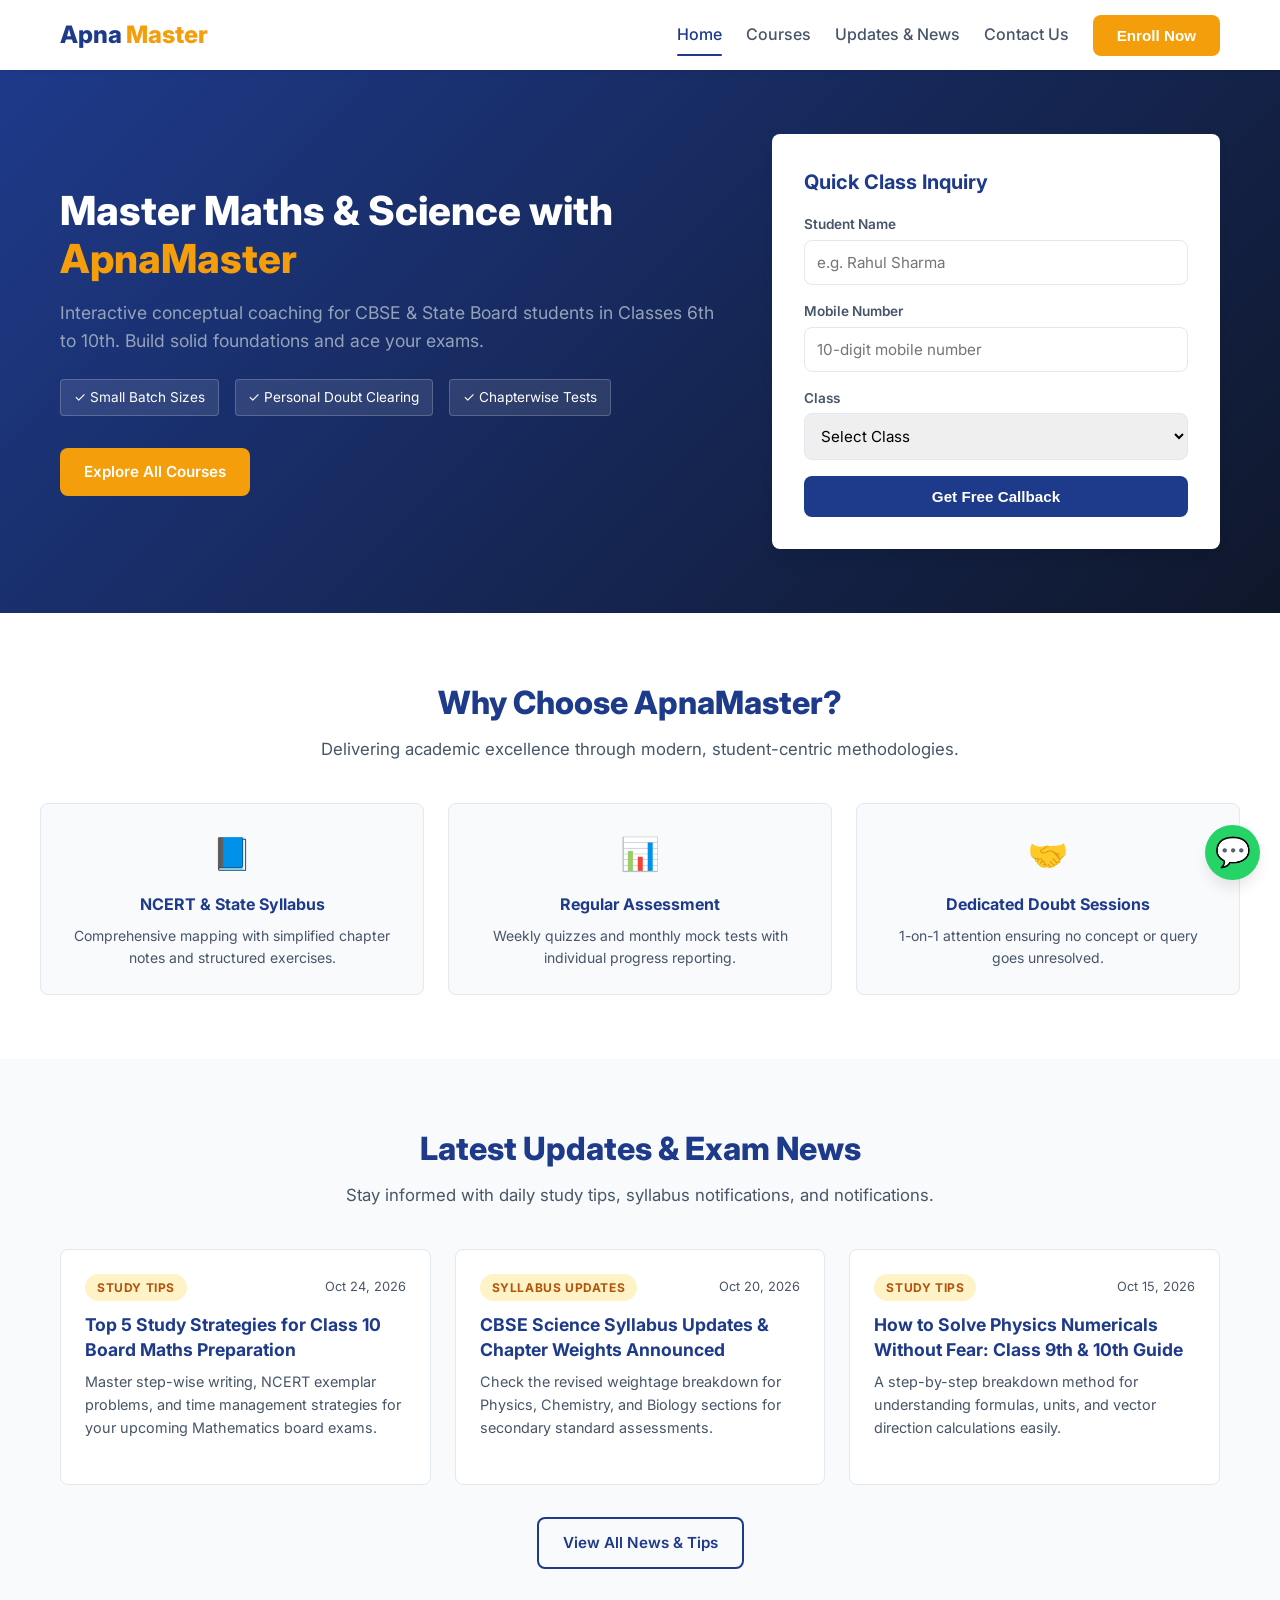
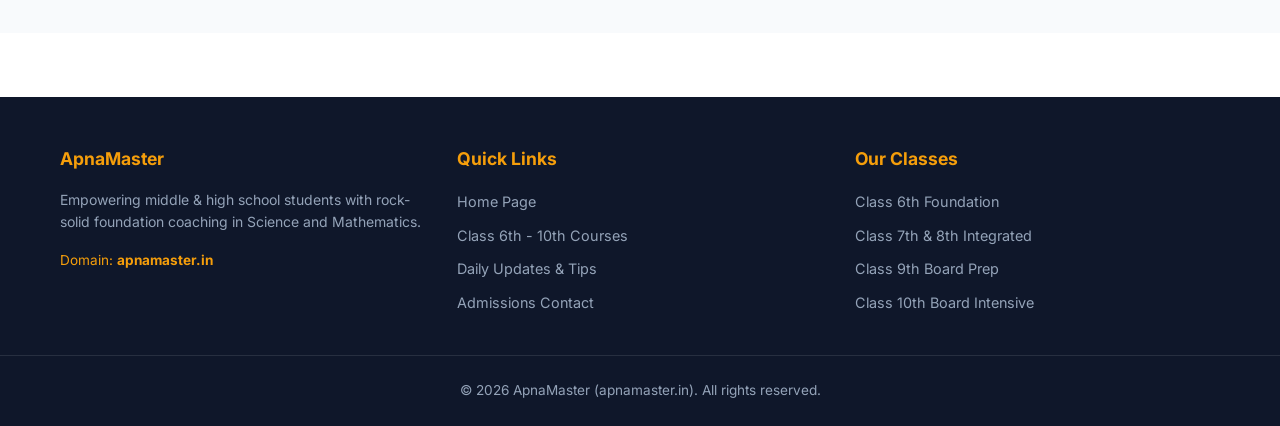
<file: index.html>
<!DOCTYPE html>
<html lang="en">
<head>
  <meta charset="UTF-8">
  <meta name="viewport" content="width=device-width, initial-scale=1.0">
  <title>ApnaMaster | Master Maths & Science for Classes 6-10 (apnamaster.in)</title>
  <link rel="preconnect" href="https://fonts.googleapis.com">
  <link rel="preconnect" href="https://fonts.gstatic.com" crossorigin>
  <link href="https://fonts.googleapis.com/css2?family=Inter:wght@400;500;600;700;800&display=swap" rel="stylesheet">
  <link rel="stylesheet" href="styles.css">
</head>
<body>

  <!-- HEADER -->
  <header class="header">
    <div class="container nav-container">
      <a href="index.html" class="logo">
        Apna<span>Master</span>
      </a>
      <button class="mobile-toggle" id="mobileMenuBtn" aria-label="Toggle Menu">☰</button>
      <nav class="nav-links" id="navLinks">
        <a href="index.html" class="nav-link active">Home</a>
        <a href="courses.html" class="nav-link">Courses</a>
        <a href="blog.html" class="nav-link">Updates & News</a>
        <a href="contact.html" class="nav-link">Contact Us</a>
        <button class="btn btn-accent" onclick="openEnrollModal('General Inquiry')">Enroll Now</button>
      </nav>
    </div>
  </header>

  <!-- HERO SECTION -->
  <section class="hero">
    <div class="container hero-grid">
      <div>
        <h1 class="hero-title">Master Maths & Science with <span>ApnaMaster</span></h1>
        <p class="hero-subtitle">Interactive conceptual coaching for CBSE & State Board students in Classes 6th to 10th. Build solid foundations and ace your exams.</p>
        <div class="hero-highlights">
          <span class="hero-tag">✓ Small Batch Sizes</span>
          <span class="hero-tag">✓ Personal Doubt Clearing</span>
          <span class="hero-tag">✓ Chapterwise Tests</span>
        </div>
        <a href="courses.html" class="btn btn-accent">Explore All Courses</a>
      </div>
      <div>
        <!-- Quick Inquiry Form -->
        <div class="quick-inquiry-card">
          <h3>Quick Class Inquiry</h3>
          <form onsubmit="handleInquirySubmit(event)">
            <div class="form-group">
              <label>Student Name</label>
              <input type="text" class="form-control" placeholder="e.g. Rahul Sharma" required>
            </div>
            <div class="form-group">
              <label>Mobile Number</label>
              <input type="tel" pattern="[0-9]{10}" class="form-control" placeholder="10-digit mobile number" required>
            </div>
            <div class="form-group">
              <label>Class</label>
              <select class="form-control" required>
                <option value="">Select Class</option>
                <option value="6">Class 6th</option>
                <option value="7">Class 7th</option>
                <option value="8">Class 8th</option>
                <option value="9">Class 9th</option>
                <option value="10">Class 10th</option>
              </select>
            </div>
            <button type="submit" class="btn btn-primary" style="width: 100%;">Get Free Callback</button>
          </form>
        </div>
      </div>
    </div>
  </section>

  <!-- HIGHLIGHTS SECTION -->
  <section class="section container">
    <h2 class="section-title">Why Choose ApnaMaster?</h2>
    <p class="section-subtitle">Delivering academic excellence through modern, student-centric methodologies.</p>
    
    <div class="highlights-grid">
      <div class="highlight-card">
        <div class="highlight-icon">📘</div>
        <h4>NCERT & State Syllabus</h4>
        <p style="font-size:0.875rem; color:var(--text-muted);">Comprehensive mapping with simplified chapter notes and structured exercises.</p>
      </div>
      <div class="highlight-card">
        <div class="highlight-icon">📊</div>
        <h4>Regular Assessment</h4>
        <p style="font-size:0.875rem; color:var(--text-muted);">Weekly quizzes and monthly mock tests with individual progress reporting.</p>
      </div>
      <div class="highlight-card">
        <div class="highlight-icon">🤝</div>
        <h4>Dedicated Doubt Sessions</h4>
        <p style="font-size:0.875rem; color:var(--text-muted);">1-on-1 attention ensuring no concept or query goes unresolved.</p>
      </div>
    </div>
  </section>

  <!-- LATEST NEWS PREVIEW WIDGET -->
  <section class="section" style="background-color: var(--bg-alt);">
    <div class="container">
      <h2 class="section-title">Latest Updates & Exam News</h2>
      <p class="section-subtitle">Stay informed with daily study tips, syllabus notifications, and notifications.</p>
      
      <div class="blog-grid" id="homeNewsPreview">
        <!-- Dynamically populated via JS -->
      </div>

      <div style="text-align: center; margin-top: 2rem;">
        <a href="blog.html" class="btn btn-outline">View All News & Tips</a>
      </div>
    </div>
  </section>

  <!-- MODAL -->
  <div class="modal-backdrop" id="inquiryModal">
    <div class="modal">
      <button class="modal-close" onclick="closeModal()">✕</button>
      <h3 id="modalTitle" style="color: var(--primary); margin-bottom: 0.5rem;">Enrollment Inquiry</h3>
      <p style="font-size: 0.875rem; color: var(--text-muted); margin-bottom: 1.25rem;">Fill in your details below and our counseling team will call you back within 2 hours.</p>
      <form onsubmit="handleModalSubmit(event)">
        <div class="form-group">
          <label>Student Name</label>
          <input type="text" class="form-control" placeholder="Student name" required>
        </div>
        <div class="form-group">
          <label>Phone Number</label>
          <input type="tel" pattern="[0-9]{10}" class="form-control" placeholder="10-digit phone number" required>
        </div>
        <div class="form-group">
          <label>Course Selected</label>
          <input type="text" id="modalCourseInput" class="form-control" readonly>
        </div>
        <button type="submit" class="btn btn-accent" style="width: 100%; margin-top: 0.5rem;">Confirm & Submit</button>
      </form>
    </div>
  </div>

  <a href="https://wa.me/918318123116?text=Hi%20ApnaMaster,%20I%20want%20to%20inquire%20about%20admissions." target="_blank" class="whatsapp-btn" aria-label="Chat on WhatsApp">💬</a>

  <!-- FOOTER -->
  <footer class="footer">
    <div class="container footer-grid">
      <div class="footer-col">
        <h4>ApnaMaster</h4>
        <p style="font-size:0.875rem; color:#94A3B8; margin-bottom: 1rem;">Empowering middle & high school students with rock-solid foundation coaching in Science and Mathematics.</p>
        <p style="font-size:0.85rem; color:var(--accent);">Domain: <strong>apnamaster.in</strong></p>
      </div>
      <div class="footer-col">
        <h4>Quick Links</h4>
        <ul>
          <li><a href="index.html">Home Page</a></li>
          <li><a href="courses.html">Class 6th - 10th Courses</a></li>
          <li><a href="blog.html">Daily Updates & Tips</a></li>
          <li><a href="contact.html">Admissions Contact</a></li>
        </ul>
      </div>
      <div class="footer-col">
        <h4>Our Classes</h4>
        <ul>
          <li><a href="courses.html">Class 6th Foundation</a></li>
          <li><a href="courses.html">Class 7th & 8th Integrated</a></li>
          <li><a href="courses.html">Class 9th Board Prep</a></li>
          <li><a href="courses.html">Class 10th Board Intensive</a></li>
        </ul>
      </div>
    </div>
    <div class="footer-bottom">
      <p>&copy; 2026 ApnaMaster (apnamaster.in). All rights reserved.</p>
    </div>
  </footer>

  <script src="script.js"></script>
</body>
</html>
</file>
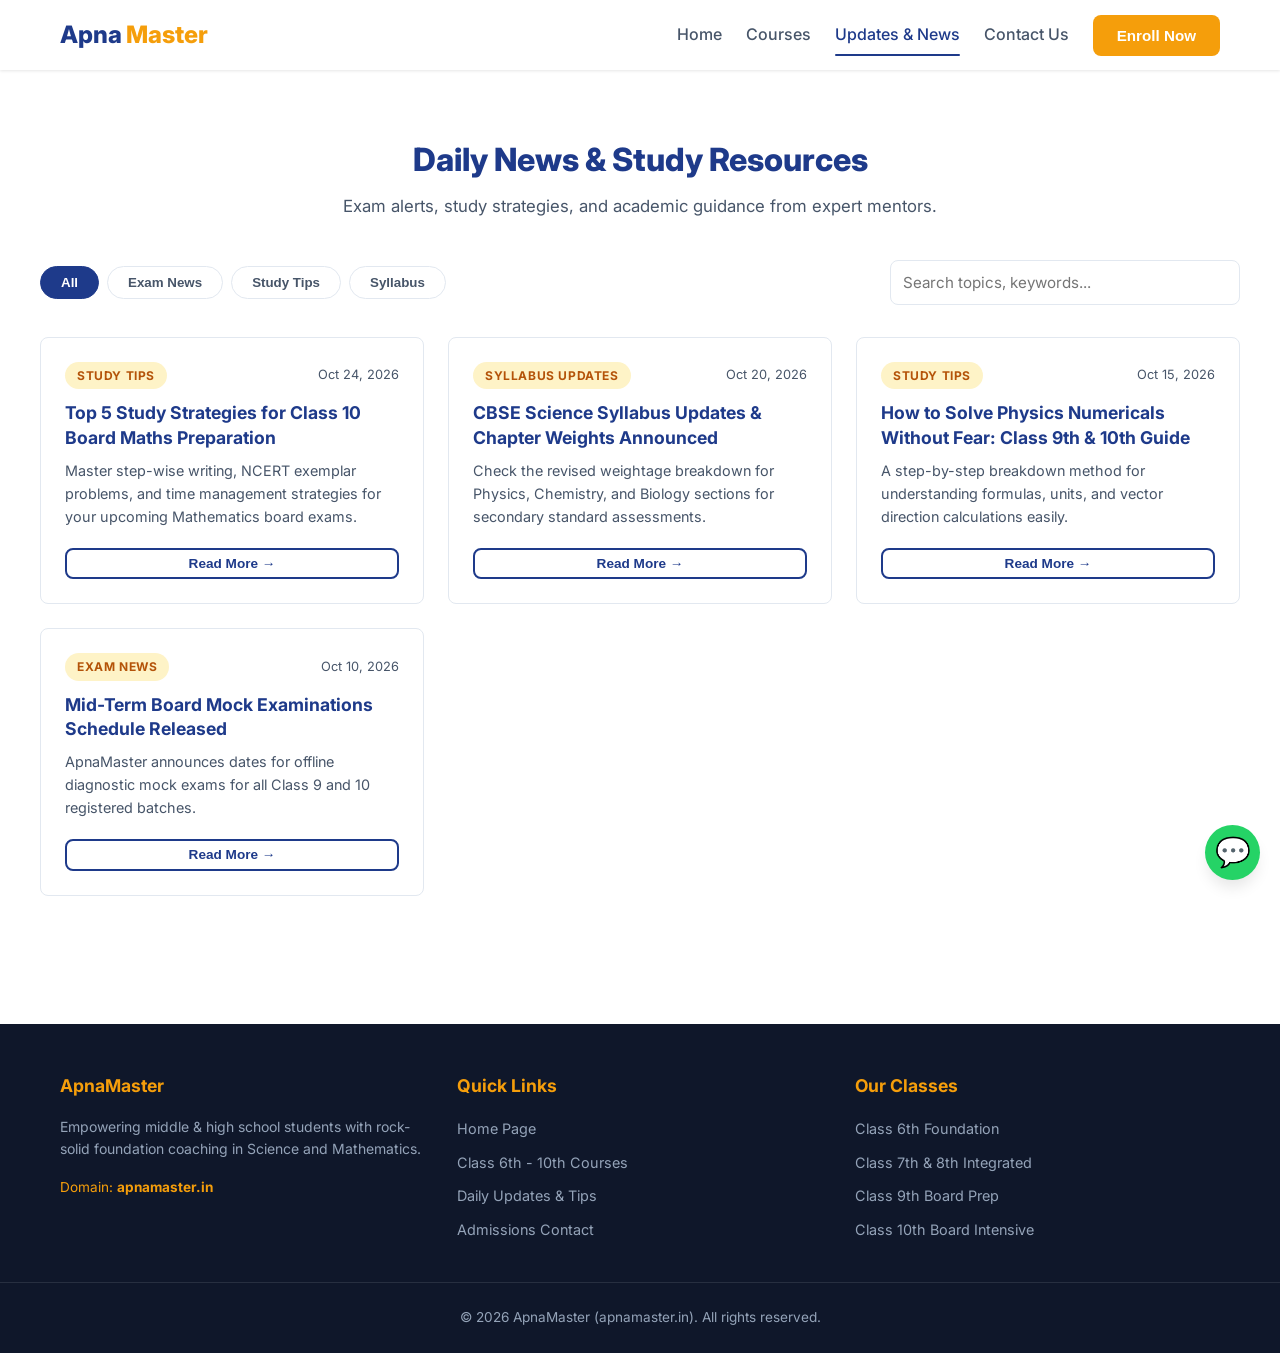
<file: blog.html>
<!DOCTYPE html>
<html lang="en">
<head>
  <meta charset="UTF-8">
  <meta name="viewport" content="width=device-width, initial-scale=1.0">
  <title>Updates & News | ApnaMaster (apnamaster.in)</title>
  <link rel="preconnect" href="https://fonts.googleapis.com">
  <link rel="preconnect" href="https://fonts.gstatic.com" crossorigin>
  <link href="https://fonts.googleapis.com/css2?family=Inter:wght@400;500;600;700;800&display=swap" rel="stylesheet">
  <link rel="stylesheet" href="styles.css">
</head>
<body>

  <!-- HEADER -->
  <header class="header">
    <div class="container nav-container">
      <a href="index.html" class="logo">
        Apna<span>Master</span>
      </a>
      <button class="mobile-toggle" id="mobileMenuBtn" aria-label="Toggle Menu">☰</button>
      <nav class="nav-links" id="navLinks">
        <a href="index.html" class="nav-link">Home</a>
        <a href="courses.html" class="nav-link">Courses</a>
        <a href="blog.html" class="nav-link active">Updates & News</a>
        <a href="contact.html" class="nav-link">Contact Us</a>
        <button class="btn btn-accent" onclick="openEnrollModal('General Inquiry')">Enroll Now</button>
      </nav>
    </div>
  </header>

  <!-- BLOG SECTION -->
  <section class="section container">
    <h1 class="section-title">Daily News & Study Resources</h1>
    <p class="section-subtitle">Exam alerts, study strategies, and academic guidance from expert mentors.</p>

    <div class="blog-controls">
      <div class="filter-bar" style="margin-bottom:0;">
        <button class="filter-btn active" onclick="filterBlog('all', this)">All</button>
        <button class="filter-btn" onclick="filterBlog('Exam News', this)">Exam News</button>
        <button class="filter-btn" onclick="filterBlog('Study Tips', this)">Study Tips</button>
        <button class="filter-btn" onclick="filterBlog('Syllabus Updates', this)">Syllabus</button>
      </div>
      <div class="search-box">
        <input type="text" id="blogSearchInput" class="form-control" placeholder="Search topics, keywords..." oninput="searchBlog()">
      </div>
    </div>

    <!-- Article Feed Container -->
    <div class="blog-grid" id="blogGrid">
      <!-- Dynamically rendered via JS -->
    </div>
  </section>

  <!-- MODAL -->
  <div class="modal-backdrop" id="inquiryModal">
    <div class="modal">
      <button class="modal-close" onclick="closeModal()">✕</button>
      <h3 id="modalTitle" style="color: var(--primary); margin-bottom: 0.5rem;">Enrollment Inquiry</h3>
      <p style="font-size: 0.875rem; color: var(--text-muted); margin-bottom: 1.25rem;">Fill in your details below and our counseling team will call you back within 2 hours.</p>
      <form onsubmit="handleModalSubmit(event)">
        <div class="form-group">
          <label>Student Name</label>
          <input type="text" class="form-control" placeholder="Student name" required>
        </div>
        <div class="form-group">
          <label>Phone Number</label>
          <input type="tel" pattern="[0-9]{10}" class="form-control" placeholder="10-digit phone number" required>
        </div>
        <div class="form-group">
          <label>Course Selected</label>
          <input type="text" id="modalCourseInput" class="form-control" readonly>
        </div>
        <button type="submit" class="btn btn-accent" style="width: 100%; margin-top: 0.5rem;">Confirm & Submit</button>
      </form>
    </div>
  </div>

  <a href="https://wa.me/918318123116?text=Hi%20ApnaMaster,%20I%20want%20to%20inquire%20about%20admissions." target="_blank" class="whatsapp-btn" aria-label="Chat on WhatsApp">💬</a>

  <!-- FOOTER -->
  <footer class="footer">
    <div class="container footer-grid">
      <div class="footer-col">
        <h4>ApnaMaster</h4>
        <p style="font-size:0.875rem; color:#94A3B8; margin-bottom: 1rem;">Empowering middle & high school students with rock-solid foundation coaching in Science and Mathematics.</p>
        <p style="font-size:0.85rem; color:var(--accent);">Domain: <strong>apnamaster.in</strong></p>
      </div>
      <div class="footer-col">
        <h4>Quick Links</h4>
        <ul>
          <li><a href="index.html">Home Page</a></li>
          <li><a href="courses.html">Class 6th - 10th Courses</a></li>
          <li><a href="blog.html">Daily Updates & Tips</a></li>
          <li><a href="contact.html">Admissions Contact</a></li>
        </ul>
      </div>
      <div class="footer-col">
        <h4>Our Classes</h4>
        <ul>
          <li><a href="courses.html">Class 6th Foundation</a></li>
          <li><a href="courses.html">Class 7th & 8th Integrated</a></li>
          <li><a href="courses.html">Class 9th Board Prep</a></li>
          <li><a href="courses.html">Class 10th Board Intensive</a></li>
        </ul>
      </div>
    </div>
    <div class="footer-bottom">
      <p>&copy; 2026 ApnaMaster (apnamaster.in). All rights reserved.</p>
    </div>
  </footer>

  <script src="script.js"></script>
</body>
</html>
</file>
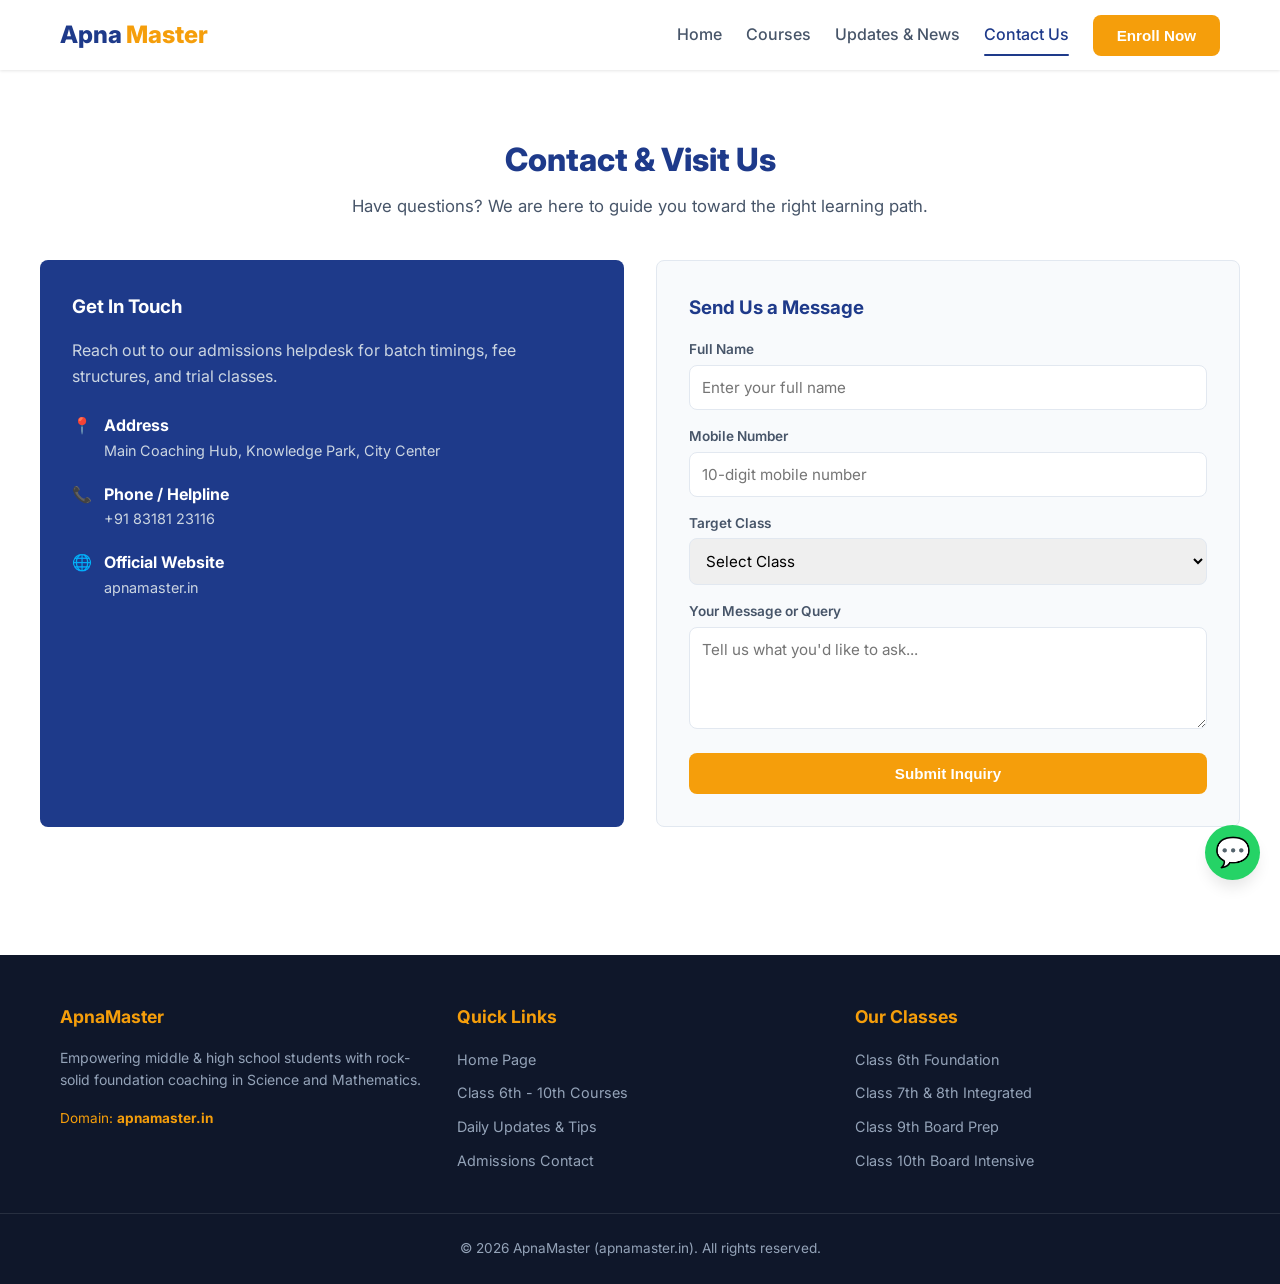
<file: contact.html>
<!DOCTYPE html>
<html lang="en">
<head>
  <meta charset="UTF-8">
  <meta name="viewport" content="width=device-width, initial-scale=1.0">
  <title>Contact Us | ApnaMaster (apnamaster.in)</title>
  <link rel="preconnect" href="https://fonts.googleapis.com">
  <link rel="preconnect" href="https://fonts.gstatic.com" crossorigin>
  <link href="https://fonts.googleapis.com/css2?family=Inter:wght@400;500;600;700;800&display=swap" rel="stylesheet">
  <link rel="stylesheet" href="styles.css">
</head>
<body>

  <!-- HEADER -->
  <header class="header">
    <div class="container nav-container">
      <a href="index.html" class="logo">
        Apna<span>Master</span>
      </a>
      <button class="mobile-toggle" id="mobileMenuBtn" aria-label="Toggle Menu">☰</button>
      <nav class="nav-links" id="navLinks">
        <a href="index.html" class="nav-link">Home</a>
        <a href="courses.html" class="nav-link">Courses</a>
        <a href="blog.html" class="nav-link">Updates & News</a>
        <a href="contact.html" class="nav-link active">Contact Us</a>
        <button class="btn btn-accent" onclick="openEnrollModal('General Contact')">Enroll Now</button>
      </nav>
    </div>
  </header>

  <!-- CONTACT SECTION -->
  <section class="section container">
    <h1 class="section-title">Contact & Visit Us</h1>
    <p class="section-subtitle">Have questions? We are here to guide you toward the right learning path.</p>

    <div class="contact-grid">
      <div class="contact-info-card">
        <h3>Get In Touch</h3>
        <p style="margin-bottom: 1.5rem; color: #CBD5E1;">Reach out to our admissions helpdesk for batch timings, fee structures, and trial classes.</p>
        
        <div class="info-item">
          <span>📍</span>
          <div>
            <strong>Address</strong>
            <p style="font-size: 0.9rem; color: #CBD5E1;">Main Coaching Hub, Knowledge Park, City Center</p>
          </div>
        </div>
        <div class="info-item">
          <span>📞</span>
          <div>
            <strong>Phone / Helpline</strong>
            <p style="font-size: 0.9rem; color: #CBD5E1;">+91 83181 23116</p>
          </div>
        </div>
        <div class="info-item">
          <span>🌐</span>
          <div>
            <strong>Official Website</strong>
            <p style="font-size: 0.9rem; color: #CBD5E1;">apnamaster.in</p>
          </div>
        </div>
      </div>

      <div style="background-color: var(--bg-alt); padding: 2rem; border-radius: var(--radius); border: 1px solid var(--border);">
        <h3 style="color: var(--primary); margin-bottom: 1rem;">Send Us a Message</h3>
        <form onsubmit="handleInquirySubmit(event)">
          <div class="form-group">
            <label>Full Name</label>
            <input type="text" class="form-control" placeholder="Enter your full name" required>
          </div>
          <div class="form-group">
            <label>Mobile Number</label>
            <input type="tel" pattern="[0-9]{10}" class="form-control" placeholder="10-digit mobile number" required>
          </div>
          <div class="form-group">
            <label>Target Class</label>
            <select class="form-control" required>
              <option value="">Select Class</option>
              <option>Class 6th</option>
              <option>Class 7th</option>
              <option>Class 8th</option>
              <option>Class 9th</option>
              <option>Class 10th</option>
            </select>
          </div>
          <div class="form-group">
            <label>Your Message or Query</label>
            <textarea class="form-control" rows="4" placeholder="Tell us what you'd like to ask..." required></textarea>
          </div>
          <button type="submit" class="btn btn-accent" style="width: 100%;">Submit Inquiry</button>
        </form>
      </div>
    </div>
  </section>

  <!-- MODAL -->
  <div class="modal-backdrop" id="inquiryModal">
    <div class="modal">
      <button class="modal-close" onclick="closeModal()">✕</button>
      <h3 id="modalTitle" style="color: var(--primary); margin-bottom: 0.5rem;">Enrollment Inquiry</h3>
      <p style="font-size: 0.875rem; color: var(--text-muted); margin-bottom: 1.25rem;">Fill in your details below and our counseling team will call you back within 2 hours.</p>
      <form onsubmit="handleModalSubmit(event)">
        <div class="form-group">
          <label>Student Name</label>
          <input type="text" class="form-control" placeholder="Student name" required>
        </div>
        <div class="form-group">
          <label>Phone Number</label>
          <input type="tel" pattern="[0-9]{10}" class="form-control" placeholder="10-digit phone number" required>
        </div>
        <div class="form-group">
          <label>Course Selected</label>
          <input type="text" id="modalCourseInput" class="form-control" readonly>
        </div>
        <button type="submit" class="btn btn-accent" style="width: 100%; margin-top: 0.5rem;">Confirm & Submit</button>
      </form>
    </div>
  </div>

  <a href="https://wa.me/918318123116?text=Hi%20ApnaMaster,%20I%20want%20to%20inquire%20about%20admissions." target="_blank" class="whatsapp-btn" aria-label="Chat on WhatsApp">💬</a>

  <!-- FOOTER -->
  <footer class="footer">
    <div class="container footer-grid">
      <div class="footer-col">
        <h4>ApnaMaster</h4>
        <p style="font-size:0.875rem; color:#94A3B8; margin-bottom: 1rem;">Empowering middle & high school students with rock-solid foundation coaching in Science and Mathematics.</p>
        <p style="font-size:0.85rem; color:var(--accent);">Domain: <strong>apnamaster.in</strong></p>
      </div>
      <div class="footer-col">
        <h4>Quick Links</h4>
        <ul>
          <li><a href="index.html">Home Page</a></li>
          <li><a href="courses.html">Class 6th - 10th Courses</a></li>
          <li><a href="blog.html">Daily Updates & Tips</a></li>
          <li><a href="contact.html">Admissions Contact</a></li>
        </ul>
      </div>
      <div class="footer-col">
        <h4>Our Classes</h4>
        <ul>
          <li><a href="courses.html">Class 6th Foundation</a></li>
          <li><a href="courses.html">Class 7th & 8th Integrated</a></li>
          <li><a href="courses.html">Class 9th Board Prep</a></li>
          <li><a href="courses.html">Class 10th Board Intensive</a></li>
        </ul>
      </div>
    </div>
    <div class="footer-bottom">
      <p>&copy; 2026 ApnaMaster (apnamaster.in). All rights reserved.</p>
    </div>
  </footer>

  <script src="script.js"></script>
</body>
</html>
</file>
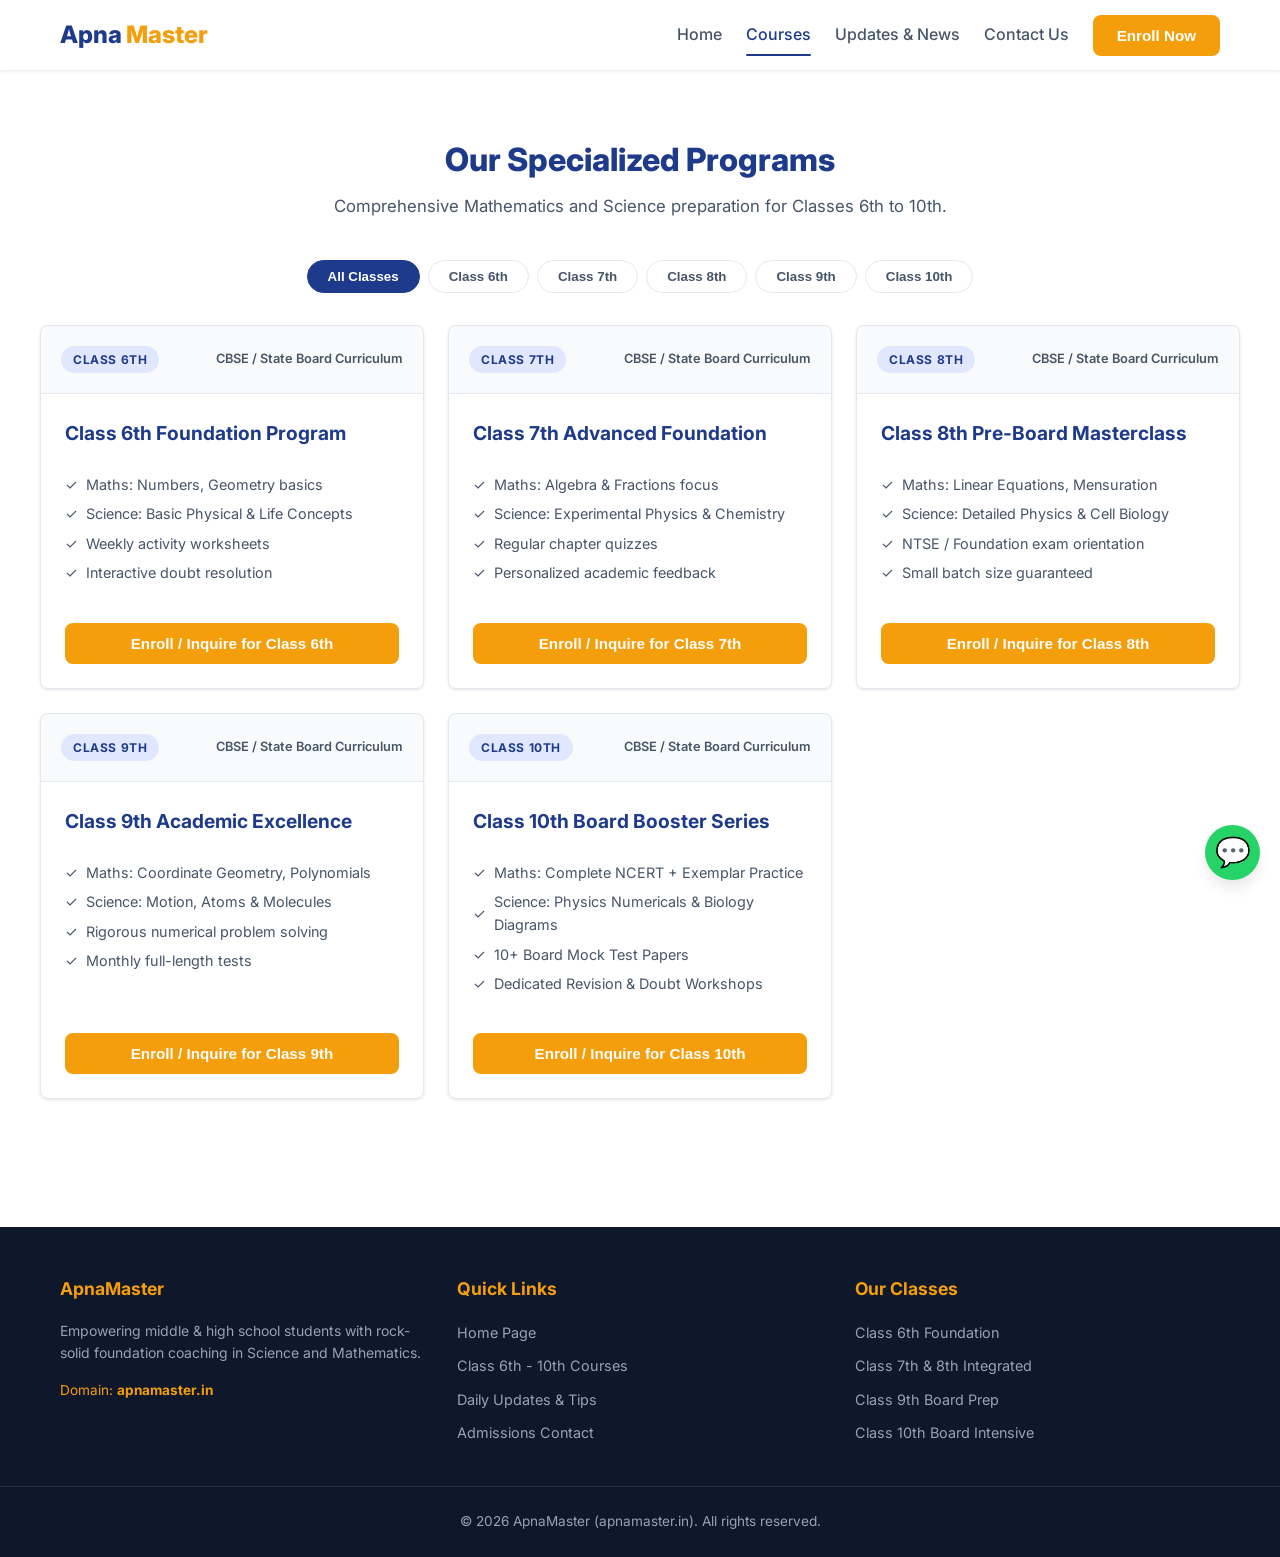
<file: courses.html>
<!DOCTYPE html>
<html lang="en">
<head>
  <meta charset="UTF-8">
  <meta name="viewport" content="width=device-width, initial-scale=1.0">
  <title>Courses | ApnaMaster (apnamaster.in)</title>
  <link rel="preconnect" href="https://fonts.googleapis.com">
  <link rel="preconnect" href="https://fonts.gstatic.com" crossorigin>
  <link href="https://fonts.googleapis.com/css2?family=Inter:wght@400;500;600;700;800&display=swap" rel="stylesheet">
  <link rel="stylesheet" href="styles.css">
</head>
<body>

  <!-- HEADER -->
  <header class="header">
    <div class="container nav-container">
      <a href="index.html" class="logo">
        Apna<span>Master</span>
      </a>
      <button class="mobile-toggle" id="mobileMenuBtn" aria-label="Toggle Menu">☰</button>
      <nav class="nav-links" id="navLinks">
        <a href="index.html" class="nav-link">Home</a>
        <a href="courses.html" class="nav-link active">Courses</a>
        <a href="blog.html" class="nav-link">Updates & News</a>
        <a href="contact.html" class="nav-link">Contact Us</a>
        <button class="btn btn-accent" onclick="openEnrollModal('General Course Inquiry')">Enroll Now</button>
      </nav>
    </div>
  </header>

  <!-- COURSES SECTION -->
  <section class="section container">
    <h1 class="section-title">Our Specialized Programs</h1>
    <p class="section-subtitle">Comprehensive Mathematics and Science preparation for Classes 6th to 10th.</p>

    <!-- Interactive Class Filter Tabs -->
    <div class="filter-bar">
      <button class="filter-btn active" onclick="filterCourses('all', this)">All Classes</button>
      <button class="filter-btn" onclick="filterCourses('6', this)">Class 6th</button>
      <button class="filter-btn" onclick="filterCourses('7', this)">Class 7th</button>
      <button class="filter-btn" onclick="filterCourses('8', this)">Class 8th</button>
      <button class="filter-btn" onclick="filterCourses('9', this)">Class 9th</button>
      <button class="filter-btn" onclick="filterCourses('10', this)">Class 10th</button>
    </div>

    <!-- Course Cards Container -->
    <div class="courses-grid" id="coursesGrid">
      <!-- Dynamically rendered via JS -->
    </div>
  </section>

  <!-- MODAL -->
  <div class="modal-backdrop" id="inquiryModal">
    <div class="modal">
      <button class="modal-close" onclick="closeModal()">✕</button>
      <h3 id="modalTitle" style="color: var(--primary); margin-bottom: 0.5rem;">Enrollment Inquiry</h3>
      <p style="font-size: 0.875rem; color: var(--text-muted); margin-bottom: 1.25rem;">Fill in your details below and our counseling team will call you back within 2 hours.</p>
      <form onsubmit="handleModalSubmit(event)">
        <div class="form-group">
          <label>Student Name</label>
          <input type="text" class="form-control" placeholder="Student name" required>
        </div>
        <div class="form-group">
          <label>Phone Number</label>
          <input type="tel" pattern="[0-9]{10}" class="form-control" placeholder="10-digit phone number" required>
        </div>
        <div class="form-group">
          <label>Course Selected</label>
          <input type="text" id="modalCourseInput" class="form-control" readonly>
        </div>
        <button type="submit" class="btn btn-accent" style="width: 100%; margin-top: 0.5rem;">Confirm & Submit</button>
      </form>
    </div>
  </div>

  <a href="https://wa.me/918318123116?text=Hi%20ApnaMaster,%20I%20want%20to%20inquire%20about%20admissions." target="_blank" class="whatsapp-btn" aria-label="Chat on WhatsApp">💬</a>

  <!-- FOOTER -->
  <footer class="footer">
    <div class="container footer-grid">
      <div class="footer-col">
        <h4>ApnaMaster</h4>
        <p style="font-size:0.875rem; color:#94A3B8; margin-bottom: 1rem;">Empowering middle & high school students with rock-solid foundation coaching in Science and Mathematics.</p>
        <p style="font-size:0.85rem; color:var(--accent);">Domain: <strong>apnamaster.in</strong></p>
      </div>
      <div class="footer-col">
        <h4>Quick Links</h4>
        <ul>
          <li><a href="index.html">Home Page</a></li>
          <li><a href="courses.html">Class 6th - 10th Courses</a></li>
          <li><a href="blog.html">Daily Updates & Tips</a></li>
          <li><a href="contact.html">Admissions Contact</a></li>
        </ul>
      </div>
      <div class="footer-col">
        <h4>Our Classes</h4>
        <ul>
          <li><a href="courses.html">Class 6th Foundation</a></li>
          <li><a href="courses.html">Class 7th & 8th Integrated</a></li>
          <li><a href="courses.html">Class 9th Board Prep</a></li>
          <li><a href="courses.html">Class 10th Board Intensive</a></li>
        </ul>
      </div>
    </div>
    <div class="footer-bottom">
      <p>&copy; 2026 ApnaMaster (apnamaster.in). All rights reserved.</p>
    </div>
  </footer>

  <script src="script.js"></script>
</body>
</html>
</file>
<file: styles.css>
/* ==========================================================================
   APNAMASTER (apnamaster.in) - DESIGN SYSTEM & GLOBAL STYLES
   ========================================================================== */
:root {
  --primary: #1E3A8A;
  --primary-dark: #0F172A;
  --accent: #F59E0B;
  --accent-hover: #D97706;
  --bg-main: #FFFFFF;
  --bg-alt: #F8FAFC;
  --text-main: #0F172A;
  --text-muted: #475569;
  --border: #E2E8F0;
  --white: #FFFFFF;
  --shadow-sm: 0 1px 3px rgba(0,0,0,0.1);
  --shadow-md: 0 4px 6px -1px rgba(0,0,0,0.1), 0 2px 4px -1px rgba(0,0,0,0.06);
  --shadow-lg: 0 10px 15px -3px rgba(0,0,0,0.1);
  --radius: 8px;
  --transition: all 0.25s cubic-bezier(0.4, 0, 0.2, 1);
}

* {
  box-sizing: border-box;
  margin: 0;
  padding: 0;
}

body {
  font-family: 'Inter', system-ui, -apple-system, sans-serif;
  color: var(--text-main);
  background-color: var(--bg-main);
  line-height: 1.6;
  overflow-x: hidden;
}

a {
  text-decoration: none;
  color: inherit;
}

ul {
  list-style: none;
}

/* Base Layout Helpers */
.container {
  width: 100%;
  max-width: 1200px;
  margin: 0 auto;
  padding: 0 1.25rem;
}

.section {
  padding: 4rem 0;
}

.section-title {
  font-size: 2rem;
  font-weight: 800;
  color: var(--primary);
  text-align: center;
  margin-bottom: 0.5rem;
}

.section-subtitle {
  text-align: center;
  color: var(--text-muted);
  margin-bottom: 2.5rem;
  font-size: 1.05rem;
}

/* Buttons */
.btn {
  display: inline-flex;
  align-items: center;
  justify-content: center;
  padding: 0.75rem 1.5rem;
  font-size: 0.95rem;
  font-weight: 600;
  border-radius: var(--radius);
  border: none;
  cursor: pointer;
  transition: var(--transition);
  gap: 0.5rem;
}

.btn-accent {
  background-color: var(--accent);
  color: var(--white);
}

.btn-accent:hover {
  background-color: var(--accent-hover);
  transform: translateY(-2px);
}

.btn-primary {
  background-color: var(--primary);
  color: var(--white);
}

.btn-primary:hover {
  background-color: var(--primary-dark);
}

.btn-outline {
  border: 2px solid var(--primary);
  color: var(--primary);
  background: transparent;
}

.btn-outline:hover {
  background-color: var(--primary);
  color: var(--white);
}

/* Badges */
.badge {
  display: inline-block;
  padding: 0.25rem 0.75rem;
  border-radius: 50px;
  font-size: 0.75rem;
  font-weight: 700;
  text-transform: uppercase;
  letter-spacing: 0.05em;
}

.badge-primary {
  background-color: #E0E7FF;
  color: var(--primary);
}

.badge-accent {
  background-color: #FEF3C7;
  color: #B45309;
}

/* Sticky Header & Nav */
.header {
  position: sticky;
  top: 0;
  background-color: var(--white);
  box-shadow: var(--shadow-sm);
  z-index: 1000;
}

.nav-container {
  display: flex;
  justify-content: space-between;
  align-items: center;
  height: 70px;
}

.logo {
  font-size: 1.5rem;
  font-weight: 800;
  color: var(--primary);
  display: flex;
  align-items: center;
  gap: 0.25rem;
}

.logo span {
  color: var(--accent);
}

.nav-links {
  display: flex;
  gap: 1.5rem;
  align-items: center;
}

.nav-link {
  font-weight: 500;
  color: var(--text-muted);
  transition: var(--transition);
  position: relative;
  padding: 0.5rem 0;
}

.nav-link:hover, .nav-link.active {
  color: var(--primary);
}

.nav-link.active::after {
  content: '';
  position: absolute;
  bottom: 0;
  left: 0;
  width: 100%;
  height: 2px;
  background-color: var(--primary);
  border-radius: 2px;
}

.mobile-toggle {
  display: none;
  font-size: 1.5rem;
  background: none;
  border: none;
  cursor: pointer;
  color: var(--primary);
}

/* Hero Section */
.hero {
  background: linear-gradient(135deg, #1E3A8A 0%, #0F172A 100%);
  color: var(--white);
  padding: 4rem 0;
}

.hero-grid {
  display: grid;
  grid-template-columns: 1fr;
  gap: 2.5rem;
  align-items: center;
}

@media (min-width: 992px) {
  .hero-grid {
    grid-template-columns: 1.2fr 0.8fr;
  }
}

.hero-title {
  font-size: 2.5rem;
  font-weight: 800;
  line-height: 1.2;
  margin-bottom: 1rem;
}

.hero-title span {
  color: var(--accent);
}

.hero-subtitle {
  font-size: 1.1rem;
  color: #94A3B8;
  margin-bottom: 1.5rem;
}

.hero-highlights {
  display: flex;
  flex-wrap: wrap;
  gap: 1rem;
  margin-bottom: 2rem;
}

.hero-tag {
  background-color: rgba(255, 255, 255, 0.1);
  padding: 0.4rem 0.8rem;
  border-radius: 4px;
  font-size: 0.85rem;
  border: 1px solid rgba(255, 255, 255, 0.2);
}

/* Quick Inquiry Card / Forms */
.quick-inquiry-card {
  background-color: var(--white);
  padding: 2rem;
  border-radius: var(--radius);
  color: var(--text-main);
  box-shadow: var(--shadow-lg);
}

.quick-inquiry-card h3 {
  font-size: 1.25rem;
  color: var(--primary);
  margin-bottom: 1rem;
}

.form-group {
  margin-bottom: 1rem;
}

.form-group label {
  display: block;
  font-size: 0.85rem;
  font-weight: 600;
  margin-bottom: 0.25rem;
  color: var(--text-muted);
}

.form-control {
  width: 100%;
  padding: 0.75rem;
  border: 1px solid var(--border);
  border-radius: var(--radius);
  font-family: inherit;
  font-size: 0.95rem;
  transition: var(--transition);
}

.form-control:focus {
  outline: none;
  border-color: var(--primary);
  box-shadow: 0 0 0 3px rgba(30, 58, 138, 0.1);
}

/* Highlights Grid */
.highlights-grid {
  display: grid;
  grid-template-columns: repeat(auto-fit, minmax(250px, 1fr));
  gap: 1.5rem;
}

.highlight-card {
  background: var(--bg-alt);
  padding: 1.5rem;
  border-radius: var(--radius);
  border: 1px solid var(--border);
  text-align: center;
}

.highlight-icon {
  font-size: 2rem;
  margin-bottom: 0.75rem;
  display: inline-block;
}

.highlight-card h4 {
  margin-bottom: 0.5rem;
  color: var(--primary);
}

/* Course Filters & Cards */
.filter-bar {
  display: flex;
  justify-content: center;
  gap: 0.5rem;
  flex-wrap: wrap;
  margin-bottom: 2rem;
}

.filter-btn {
  padding: 0.5rem 1.25rem;
  border-radius: 50px;
  border: 1px solid var(--border);
  background-color: var(--white);
  color: var(--text-muted);
  font-weight: 600;
  cursor: pointer;
  transition: var(--transition);
}

.filter-btn.active, .filter-btn:hover {
  background-color: var(--primary);
  color: var(--white);
  border-color: var(--primary);
}

.courses-grid {
  display: grid;
  grid-template-columns: repeat(auto-fit, minmax(300px, 1fr));
  gap: 1.5rem;
}

.course-card {
  background-color: var(--white);
  border: 1px solid var(--border);
  border-radius: var(--radius);
  overflow: hidden;
  box-shadow: var(--shadow-sm);
  display: flex;
  flex-direction: column;
  transition: var(--transition);
}

.course-card:hover {
  box-shadow: var(--shadow-md);
  transform: translateY(-4px);
}

.course-header {
  background-color: var(--bg-alt);
  padding: 1.25rem;
  border-bottom: 1px solid var(--border);
  display: flex;
  justify-content: space-between;
  align-items: center;
}

.course-body {
  padding: 1.5rem;
  flex-grow: 1;
  display: flex;
  flex-direction: column;
}

.course-body h3 {
  font-size: 1.2rem;
  color: var(--primary);
  margin-bottom: 0.5rem;
}

.course-features {
  margin: 1rem 0;
  font-size: 0.9rem;
  color: var(--text-muted);
}

.course-features li {
  margin-bottom: 0.4rem;
  display: flex;
  align-items: center;
  gap: 0.5rem;
}

.course-footer {
  margin-top: auto;
  padding-top: 1rem;
}

/* Blog & Search Controls */
.blog-controls {
  display: flex;
  flex-direction: column;
  gap: 1rem;
  margin-bottom: 2rem;
}

@media (min-width: 768px) {
  .blog-controls {
    flex-direction: row;
    justify-content: space-between;
    align-items: center;
  }
}

.search-box {
  position: relative;
  width: 100%;
  max-width: 350px;
}

.blog-grid {
  display: grid;
  grid-template-columns: repeat(auto-fit, minmax(300px, 1fr));
  gap: 1.5rem;
}

.blog-card {
  background-color: var(--white);
  border: 1px solid var(--border);
  border-radius: var(--radius);
  padding: 1.5rem;
  display: flex;
  flex-direction: column;
  transition: var(--transition);
}

.blog-card:hover {
  box-shadow: var(--shadow-md);
}

.blog-meta {
  display: flex;
  justify-content: space-between;
  align-items: center;
  margin-bottom: 0.75rem;
  font-size: 0.8rem;
  color: var(--text-muted);
}

.blog-card h3 {
  font-size: 1.1rem;
  color: var(--primary);
  margin-bottom: 0.5rem;
  line-height: 1.4;
}

.blog-card p {
  font-size: 0.9rem;
  color: var(--text-muted);
  margin-bottom: 1.25rem;
  flex-grow: 1;
}

/* Contact Grid */
.contact-grid {
  display: grid;
  grid-template-columns: 1fr;
  gap: 2rem;
}

@media (min-width: 768px) {
  .contact-grid {
    grid-template-columns: 1fr 1fr;
  }
}

.contact-info-card {
  background-color: var(--primary);
  color: var(--white);
  padding: 2rem;
  border-radius: var(--radius);
}

.contact-info-card h3 {
  margin-bottom: 1rem;
}

.info-item {
  display: flex;
  align-items: flex-start;
  gap: 0.75rem;
  margin-bottom: 1.25rem;
}

/* Modal */
.modal-backdrop {
  position: fixed;
  top: 0;
  left: 0;
  width: 100%;
  height: 100%;
  background-color: rgba(15, 23, 42, 0.6);
  display: flex;
  justify-content: center;
  align-items: center;
  z-index: 2000;
  opacity: 0;
  visibility: hidden;
  transition: var(--transition);
  padding: 1rem;
}

.modal-backdrop.active {
  opacity: 1;
  visibility: visible;
}

.modal {
  background-color: var(--white);
  width: 100%;
  max-width: 500px;
  border-radius: var(--radius);
  padding: 2rem;
  position: relative;
  box-shadow: var(--shadow-lg);
}

.modal-close {
  position: absolute;
  top: 1rem;
  right: 1rem;
  background: none;
  border: none;
  font-size: 1.25rem;
  cursor: pointer;
  color: var(--text-muted);
}

/* Floating WhatsApp Button */
.whatsapp-btn {
  position: fixed;
  bottom: 20px;
  right: 20px;
  background-color: #25D366;
  color: white;
  width: 55px;
  height: 55px;
  border-radius: 50%;
  display: flex;
  align-items: center;
  justify-content: center;
  font-size: 1.8rem;
  box-shadow: var(--shadow-lg);
  z-index: 999;
  transition: var(--transition);
}

.whatsapp-btn:hover {
  transform: scale(1.1);
}

/* Footer */
.footer {
  background-color: var(--primary-dark);
  color: var(--white);
  padding: 3rem 0 1.5rem 0;
  margin-top: 4rem;
}

.footer-grid {
  display: grid;
  grid-template-columns: repeat(auto-fit, minmax(200px, 1fr));
  gap: 2rem;
  margin-bottom: 2rem;
}

.footer-col h4 {
  font-size: 1.1rem;
  margin-bottom: 1rem;
  color: var(--accent);
}

.footer-col ul li {
  margin-bottom: 0.5rem;
}

.footer-col a {
  color: #94A3B8;
  font-size: 0.9rem;
  transition: var(--transition);
}

.footer-col a:hover {
  color: var(--white);
}

.footer-bottom {
  text-align: center;
  padding-top: 1.5rem;
  border-top: 1px solid rgba(255, 255, 255, 0.1);
  font-size: 0.85rem;
  color: #94A3B8;
}

/* Mobile Responsive Navigation */
@media (max-width: 768px) {
  .mobile-toggle {
    display: block;
  }

  .nav-links {
    position: absolute;
    top: 70px;
    left: 0;
    width: 100%;
    background-color: var(--white);
    flex-direction: column;
    padding: 1.5rem;
    box-shadow: var(--shadow-md);
    display: none;
  }

  .nav-links.active {
    display: flex;
  }
}
</file>
